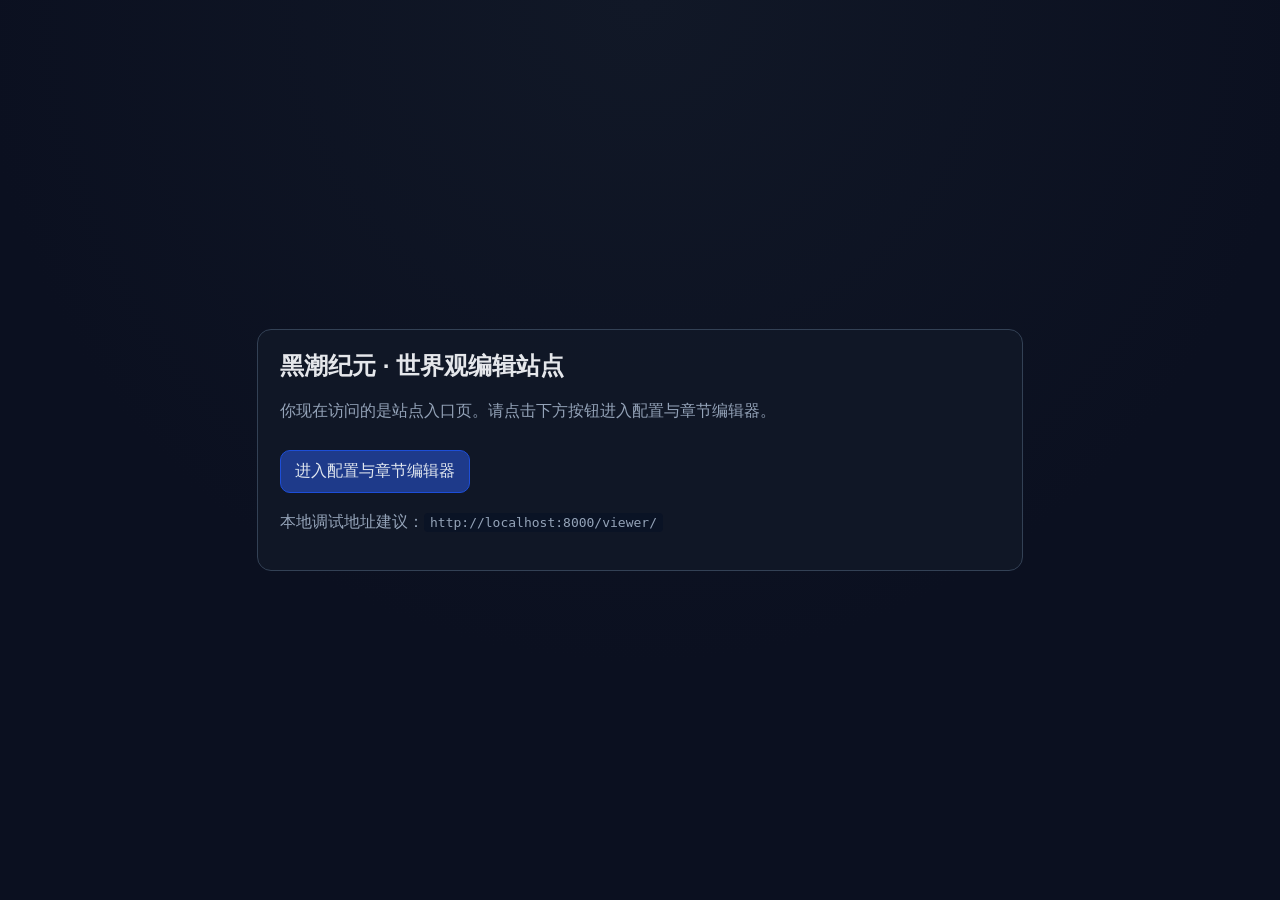
<file: index.html>
<!doctype html>
<html lang="zh-CN">
  <head>
    <meta charset="UTF-8" />
    <meta name="viewport" content="width=device-width, initial-scale=1.0" />
    <title>黑潮纪元站点入口</title>
    <style>
      body {
        margin: 0;
        min-height: 100vh;
        display: grid;
        place-items: center;
        background: radial-gradient(circle at top, #111827, #0b1020 60%);
        color: #e5e7eb;
        font-family: "Segoe UI", "PingFang SC", "Microsoft YaHei", sans-serif;
      }
      .panel {
        width: min(720px, 92vw);
        border: 1px solid #334155;
        border-radius: 14px;
        background: rgba(17, 24, 39, 0.9);
        padding: 20px 22px;
      }
      h1 {
        margin: 0;
        font-size: 24px;
      }
      p {
        color: #94a3b8;
        line-height: 1.6;
      }
      a {
        display: inline-block;
        margin-top: 10px;
        background: #1e3a8a;
        border: 1px solid #1d4ed8;
        color: #e2e8f0;
        text-decoration: none;
        border-radius: 10px;
        padding: 10px 14px;
      }
      a:hover {
        border-color: #22d3ee;
      }
      code {
        background: #0a1325;
        padding: 2px 6px;
        border-radius: 4px;
      }
    </style>
  </head>
  <body>
    <main class="panel">
      <h1>黑潮纪元 · 世界观编辑站点</h1>
      <p>
        你现在访问的是站点入口页。请点击下方按钮进入配置与章节编辑器。
      </p>
      <a href="./viewer/">进入配置与章节编辑器</a>
      <p>
        本地调试地址建议：<code>http://localhost:8000/viewer/</code>
      </p>
    </main>
  </body>
</html>
</file>
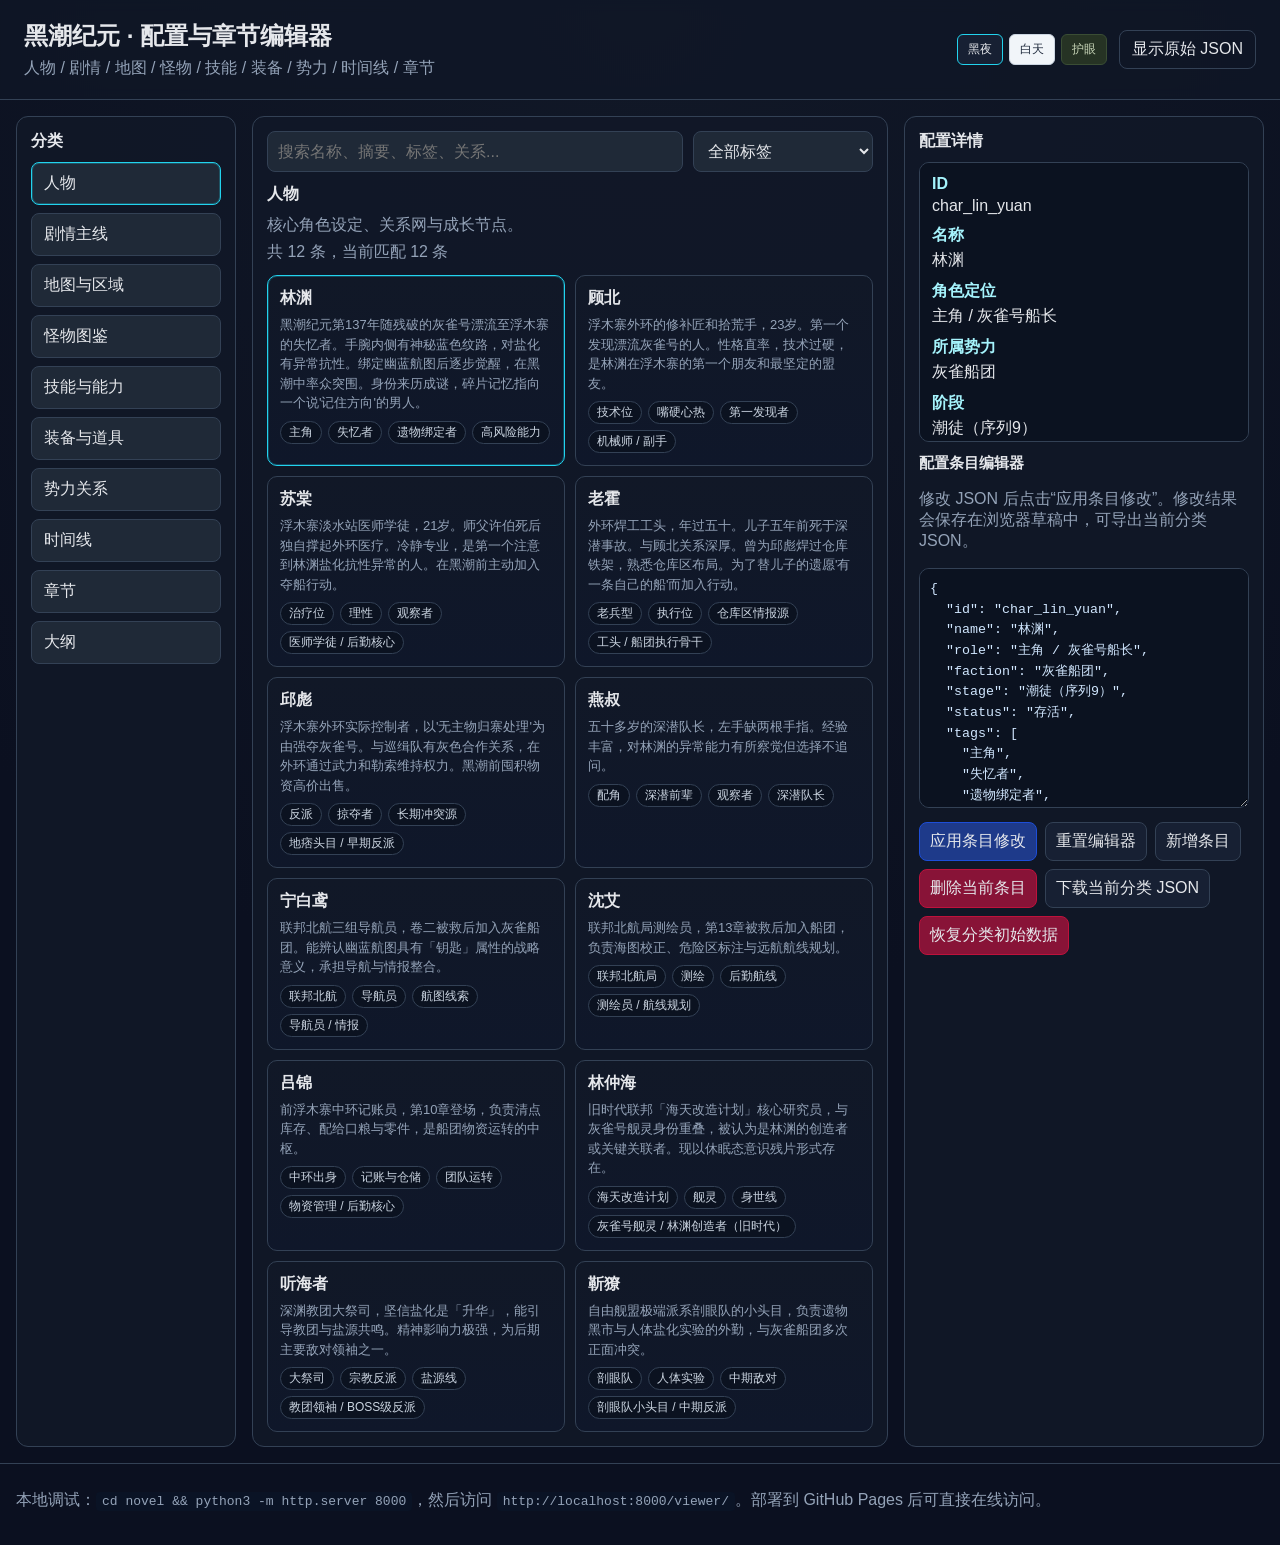
<file: viewer/index.html>
<!doctype html>
<html lang="zh-CN">
  <head>
    <meta charset="UTF-8" />
    <meta name="viewport" content="width=device-width, initial-scale=1.0" />
    <title>黑潮纪元 - 世界观配置与章节编辑器</title>
    <link rel="stylesheet" href="./styles.css" />
  </head>
  <body>
    <header class="topbar">
      <div>
        <h1>黑潮纪元 · 配置与章节编辑器</h1>
        <p>人物 / 剧情 / 地图 / 怪物 / 技能 / 装备 / 势力 / 时间线 / 章节</p>
      </div>
      <div style="display:flex;align-items:center;gap:12px;">
        <div id="themeSwitcher" class="theme-switcher">
          <button class="theme-btn active" data-theme="dark" type="button">黑夜</button>
          <button class="theme-btn" data-theme="light" type="button">白天</button>
          <button class="theme-btn" data-theme="eye-care" type="button">护眼</button>
        </div>
        <button id="toggleRawBtn" class="ghost-btn">显示原始 JSON</button>
      </div>
    </header>

    <main class="layout">
      <aside class="sidebar">
        <h2>分类</h2>
        <nav id="categoryTabs" class="tabs"></nav>
      </aside>

      <section class="content">
        <section class="controls">
          <input
            id="searchInput"
            type="search"
            placeholder="搜索名称、摘要、标签、关系..."
          />
          <select id="tagSelect">
            <option value="">全部标签</option>
          </select>
        </section>

        <section class="meta">
          <h2 id="datasetTitle">加载中...</h2>
          <p id="datasetDesc"></p>
          <p id="datasetCount"></p>
        </section>

        <section id="cardsContainer" class="cards"></section>
      </section>

      <aside class="detail">
        <h2 id="detailTitle">详情</h2>
        <div id="detailPanel" class="detail-panel">
          <p class="muted">点击左侧卡片查看详情</p>
        </div>
        <section id="previewSection" class="preview-section hidden">
          <h3>章节预览</h3>
          <div id="previewPanel" class="preview-panel"></div>
        </section>
        <section class="editor-section">
          <h3 id="editorTitle">编辑器</h3>
          <p id="editorHint" class="muted">
            你可以在此修改配置条目或章节正文。配置修改仅在浏览器内生效，可导出保存。
          </p>
          <textarea
            id="editorTextarea"
            class="editor-textarea"
            spellcheck="false"
            placeholder="选择左侧条目后开始编辑..."
          ></textarea>
          <div id="editorButtons" class="editor-buttons"></div>
        </section>
        <pre id="rawPanel" class="raw-panel hidden"></pre>
      </aside>
    </main>

    <footer class="footer">
      <p>
        本地调试：<code>cd novel && python3 -m http.server 8000</code>，然后访问
        <code>http://localhost:8000/viewer/</code>。部署到 GitHub Pages 后可直接在线访问。
      </p>
    </footer>

    <div id="previewModal" class="preview-modal hidden" role="dialog" aria-modal="true">
      <div class="preview-modal-inner">
        <header class="preview-modal-header">
          <h2>章节全屏预览</h2>
          <div style="display:flex;gap:8px;align-items:center;">
            <button id="toggleAnnotationPanelBtn" class="ghost-btn" type="button">评论列表</button>
            <button id="exportAnnotationsBtn" class="ghost-btn" type="button">导出评论</button>
            <button id="closePreviewModalBtn" class="ghost-btn" type="button">关闭</button>
          </div>
        </header>
        <div class="preview-modal-body">
          <div id="previewModalContent" class="preview-modal-content"></div>
          <aside id="annotationPanel" class="annotation-panel hidden">
            <h3>本章评论</h3>
            <div id="annotationList" class="annotation-list"></div>
          </aside>
        </div>
      </div>
    </div>

    <div id="annotationPopover" class="annotation-popover hidden">
      <textarea id="annotationInput" class="annotation-input" placeholder="输入评论..." rows="3"></textarea>
      <div class="annotation-popover-actions">
        <button id="saveAnnotationBtn" class="ghost-btn" type="button">保存</button>
        <button id="cancelAnnotationBtn" class="ghost-btn" type="button">取消</button>
      </div>
    </div>

    <div id="finalizeModal" class="finalize-modal hidden" role="dialog" aria-modal="true">
      <div class="finalize-modal-inner">
        <header class="finalize-modal-header">
          <h2 id="finalizeModalTitle">章节完稿助手</h2>
          <button id="closeFinalizeModalBtn" class="ghost-btn" type="button">关闭</button>
        </header>
        <div class="finalize-modal-body">
          <section class="finalize-checklist">
            <h3>连贯性检查清单</h3>
            <div id="finalizeChecklistContent" class="finalize-checklist-content"></div>
          </section>
          <section class="finalize-summary">
            <h3>摘要模板</h3>
            <textarea
              id="finalizeSummaryTextarea"
              class="finalize-summary-textarea"
              spellcheck="false"
            ></textarea>
            <div class="finalize-actions">
              <button id="copyFinalizeSummaryBtn" class="primary" type="button">复制模板</button>
              <button id="downloadFinalizeSummaryBtn" type="button">下载完稿记录</button>
            </div>
            <p class="muted">
              建议把模板内容追加到 <code>novel/summaries/chapter-digest.md</code>。
            </p>
          </section>
        </div>
      </div>
    </div>

    <script src="./app.js" defer></script>
  </body>
</html>
</file>
<file: viewer/styles.css>
:root,
[data-theme="dark"] {
  color-scheme: dark;
  --bg: #0f172a;
  --bg-grad-1: #111827;
  --bg-grad-2: #0b1020;
  --panel: #111827;
  --panel-2: #1f2937;
  --panel-deep: #0b1220;
  --panel-code: #0a1325;
  --panel-darkest: #020617;
  --text: #e5e7eb;
  --text-code: #d1e7ff;
  --muted: #94a3b8;
  --primary: #22d3ee;
  --primary-2: #06b6d4;
  --danger: #fb7185;
  --line: #334155;
  --chip-bg: #0b1220;
  --chip-text: #cbd5e1;
  --detail-title: #a5f3fc;
  --blockquote-text: #cbd5e1;
  --card-grad-1: #111827;
  --card-grad-2: #0f172a;
  --modal-overlay: rgba(2, 6, 23, 0.8);
  --btn-bg: #172033;
  --btn-primary-border: #1d4ed8;
  --btn-primary-bg: #1e3a8a;
  --btn-danger-border: #be123c;
  --btn-danger-bg: #881337;
  --shadow-active: rgba(34, 211, 238, 0.25);
}

[data-theme="light"] {
  color-scheme: light;
  --bg: #f1f5f9;
  --bg-grad-1: #e2e8f0;
  --bg-grad-2: #f8fafc;
  --panel: #ffffff;
  --panel-2: #f1f5f9;
  --panel-deep: #e2e8f0;
  --panel-code: #f8fafc;
  --panel-darkest: #ffffff;
  --text: #1e293b;
  --text-code: #334155;
  --muted: #64748b;
  --primary: #0891b2;
  --primary-2: #0e7490;
  --danger: #e11d48;
  --line: #cbd5e1;
  --chip-bg: #e2e8f0;
  --chip-text: #475569;
  --detail-title: #0e7490;
  --blockquote-text: #475569;
  --card-grad-1: #ffffff;
  --card-grad-2: #f8fafc;
  --modal-overlay: rgba(15, 23, 42, 0.4);
  --btn-bg: #e2e8f0;
  --btn-primary-border: #2563eb;
  --btn-primary-bg: #dbeafe;
  --btn-danger-border: #e11d48;
  --btn-danger-bg: #ffe4e6;
  --shadow-active: rgba(8, 145, 178, 0.2);
}

[data-theme="eye-care"] {
  color-scheme: dark;
  --bg: #1a2318;
  --bg-grad-1: #1e2a1c;
  --bg-grad-2: #141c12;
  --panel: #1e2a1c;
  --panel-2: #263324;
  --panel-deep: #162016;
  --panel-code: #1a2618;
  --panel-darkest: #111a10;
  --text: #c8d6b8;
  --text-code: #b8ccaa;
  --muted: #7a9468;
  --primary: #66bb6a;
  --primary-2: #4caf50;
  --danger: #ef9a9a;
  --line: #3a4d34;
  --chip-bg: #162016;
  --chip-text: #a0b890;
  --detail-title: #81c784;
  --blockquote-text: #a0b890;
  --card-grad-1: #1e2a1c;
  --card-grad-2: #1a2318;
  --modal-overlay: rgba(10, 14, 8, 0.82);
  --btn-bg: #243020;
  --btn-primary-border: #388e3c;
  --btn-primary-bg: #1b5e20;
  --btn-danger-border: #c62828;
  --btn-danger-bg: #4e1a1a;
  --shadow-active: rgba(102, 187, 106, 0.25);
}

* {
  box-sizing: border-box;
}

body {
  margin: 0;
  font-family: "Segoe UI", "PingFang SC", "Microsoft YaHei", sans-serif;
  background: radial-gradient(circle at top, var(--bg-grad-1), var(--bg-grad-2) 60%);
  color: var(--text);
  transition: background 0.3s, color 0.3s;
}

body.modal-open {
  overflow: hidden;
}

.topbar {
  display: flex;
  justify-content: space-between;
  align-items: center;
  padding: 20px 24px;
  border-bottom: 1px solid var(--line);
  background: color-mix(in srgb, var(--panel) 70%, transparent);
  backdrop-filter: blur(6px);
}

.theme-switcher {
  display: flex;
  gap: 6px;
}

.theme-btn {
  border: 1px solid var(--line);
  background: var(--panel-2);
  color: var(--text);
  border-radius: 6px;
  padding: 6px 10px;
  font-size: 12px;
  cursor: pointer;
  transition: border-color 0.2s, background 0.2s;
}

.theme-btn:hover {
  border-color: var(--primary-2);
}

.theme-btn.active {
  border-color: var(--primary);
  background: var(--btn-bg);
}

.topbar h1 {
  margin: 0;
  font-size: 24px;
}

.topbar p {
  margin: 6px 0 0;
  color: var(--muted);
}

.layout {
  display: grid;
  grid-template-columns: 220px 1fr 360px;
  gap: 16px;
  padding: 16px;
  min-height: calc(100vh - 140px);
}

.sidebar,
.content,
.detail {
  background: color-mix(in srgb, var(--panel) 90%, transparent);
  border: 1px solid var(--line);
  border-radius: 12px;
  padding: 14px;
}

.sidebar h2,
.detail h2,
.meta h2 {
  margin: 0 0 10px;
  font-size: 16px;
}

.tabs {
  display: flex;
  flex-direction: column;
  gap: 8px;
}

.tab-btn {
  border: 1px solid var(--line);
  background: var(--panel-2);
  color: var(--text);
  border-radius: 8px;
  padding: 10px 12px;
  text-align: left;
  cursor: pointer;
}

.tab-btn:hover {
  border-color: var(--primary-2);
}

.tab-btn.active {
  border-color: var(--primary);
  box-shadow: 0 0 0 1px var(--shadow-active) inset;
}

.controls {
  display: grid;
  grid-template-columns: 1fr 180px;
  gap: 10px;
  margin-bottom: 12px;
}

input,
select,
button {
  font: inherit;
}

input,
select {
  border: 1px solid var(--line);
  background: var(--panel-2);
  color: var(--text);
  border-radius: 8px;
  padding: 10px;
}

.meta {
  margin-bottom: 12px;
}

.meta p {
  margin: 6px 0;
  color: var(--muted);
}

.cards {
  display: grid;
  grid-template-columns: repeat(auto-fill, minmax(220px, 1fr));
  gap: 10px;
}

.card {
  border: 1px solid var(--line);
  border-radius: 10px;
  background: linear-gradient(180deg, var(--card-grad-1), var(--card-grad-2));
  padding: 12px;
  cursor: pointer;
}

.card:hover {
  border-color: var(--primary-2);
}

.card.active {
  border-color: var(--primary);
  box-shadow: 0 0 0 1px var(--shadow-active) inset;
}

.card h3 {
  margin: 0 0 6px;
  font-size: 16px;
}

.card p {
  margin: 0 0 8px;
  color: var(--muted);
  font-size: 13px;
  line-height: 1.5;
}

.chips {
  display: flex;
  flex-wrap: wrap;
  gap: 6px;
}

.chip {
  display: inline-block;
  font-size: 12px;
  padding: 2px 8px;
  border-radius: 999px;
  border: 1px solid var(--line);
  color: var(--chip-text);
  background: var(--chip-bg);
}

.card-actions {
  margin-top: 10px;
  display: flex;
  gap: 8px;
}

.card-action-btn {
  border: 1px solid var(--line);
  background: var(--btn-bg);
  color: var(--text);
  border-radius: 8px;
  padding: 6px 10px;
  font-size: 12px;
  cursor: pointer;
}

.card-action-btn:hover {
  border-color: var(--primary-2);
}

.detail-panel {
  border: 1px solid var(--line);
  border-radius: 10px;
  padding: 12px;
  background: var(--panel-deep);
  max-height: 280px;
  overflow: auto;
}

.detail-row {
  margin-bottom: 10px;
}

.detail-row strong {
  display: block;
  margin-bottom: 4px;
  color: var(--detail-title);
}

.detail-row ul {
  margin: 0;
  padding-left: 18px;
}

.raw-panel {
  border: 1px solid var(--line);
  border-radius: 10px;
  padding: 10px;
  margin-top: 10px;
  background: var(--panel-darkest);
  color: var(--text);
  max-height: 320px;
  overflow: auto;
  font-size: 12px;
}

.preview-section {
  margin-top: 12px;
}

.preview-section h3,
.editor-section h3 {
  margin: 0 0 8px;
  font-size: 15px;
}

.preview-panel {
  border: 1px solid var(--line);
  border-radius: 10px;
  padding: 12px;
  background: var(--panel-code);
  max-height: 280px;
  overflow: auto;
  line-height: 1.68;
}

.preview-panel h1,
.preview-panel h2,
.preview-panel h3,
.preview-panel h4 {
  margin: 12px 0 8px;
}

.preview-panel p {
  margin: 8px 0;
}

.preview-panel pre {
  background: var(--panel-darkest);
  border: 1px solid var(--line);
  border-radius: 8px;
  padding: 10px;
  overflow: auto;
}

.preview-panel blockquote {
  border-left: 3px solid var(--primary-2);
  margin: 8px 0;
  padding: 4px 10px;
  color: var(--blockquote-text);
}

.preview-modal {
  position: fixed;
  inset: 0;
  background: var(--modal-overlay);
  display: grid;
  place-items: center;
  z-index: 50;
  padding: 14px;
}

.preview-modal-inner {
  width: min(1200px, 98vw);
  height: min(92vh, 980px);
  border: 1px solid var(--line);
  border-radius: 14px;
  background: var(--panel-darkest);
  display: flex;
  flex-direction: column;
}

.preview-modal-header {
  display: flex;
  justify-content: space-between;
  align-items: center;
  padding: 12px 14px;
  border-bottom: 1px solid var(--line);
  background: var(--panel);
}

.preview-modal-header h2 {
  margin: 0;
  font-size: 18px;
}

.preview-modal-body {
  display: flex;
  flex: 1;
  overflow: hidden;
}

.preview-modal-content {
  flex: 1;
  overflow: auto;
  padding: 18px 22px;
  line-height: 1.75;
}

.annotation-panel {
  width: 320px;
  border-left: 1px solid var(--line);
  background: var(--panel);
  overflow: auto;
  padding: 12px;
  flex-shrink: 0;
}

.annotation-panel h3 {
  margin: 0 0 10px;
  font-size: 15px;
}

.annotation-list {
  display: flex;
  flex-direction: column;
  gap: 10px;
}

.annotation-item {
  border: 1px solid var(--line);
  border-radius: 8px;
  padding: 10px;
  background: var(--panel-deep);
  font-size: 13px;
  cursor: pointer;
  transition: border-color 0.2s;
}

.annotation-item:hover {
  border-color: var(--primary-2);
}

.annotation-item-text {
  color: var(--primary);
  font-size: 12px;
  margin-bottom: 6px;
  line-height: 1.4;
  padding: 4px 6px;
  background: color-mix(in srgb, var(--primary) 10%, transparent);
  border-radius: 4px;
  word-break: break-all;
}

.annotation-item-comment {
  margin-bottom: 6px;
  line-height: 1.5;
}

.annotation-item-meta {
  color: var(--muted);
  font-size: 11px;
}

.annotation-item-actions {
  margin-top: 6px;
  display: flex;
  gap: 6px;
}

.annotation-item-actions button {
  border: 1px solid var(--line);
  background: var(--btn-bg);
  color: var(--muted);
  border-radius: 4px;
  padding: 2px 8px;
  font-size: 11px;
  cursor: pointer;
}

.annotation-item-actions button:hover {
  color: var(--danger);
  border-color: var(--danger);
}

.annotation-popover {
  position: fixed;
  z-index: 100;
  width: 300px;
  border: 1px solid var(--primary-2);
  border-radius: 10px;
  background: var(--panel);
  padding: 10px;
  box-shadow: 0 8px 24px rgba(0,0,0,0.4);
}

.annotation-input {
  width: 100%;
  border: 1px solid var(--line);
  border-radius: 6px;
  background: var(--panel-deep);
  color: var(--text);
  padding: 8px;
  font: inherit;
  font-size: 13px;
  resize: vertical;
}

.annotation-popover-actions {
  display: flex;
  gap: 6px;
  margin-top: 8px;
  justify-content: flex-end;
}

.annotation-highlight {
  background: color-mix(in srgb, var(--primary) 25%, transparent);
  border-bottom: 2px solid var(--primary);
  cursor: pointer;
  border-radius: 2px;
}

.annotation-highlight:hover {
  background: color-mix(in srgb, var(--primary) 40%, transparent);
}

.preview-modal-content h1,
.preview-modal-content h2,
.preview-modal-content h3,
.preview-modal-content h4 {
  margin: 14px 0 10px;
}

.preview-modal-content p {
  margin: 10px 0;
}

.preview-modal-content pre {
  background: var(--panel-deep);
  border: 1px solid var(--line);
  border-radius: 8px;
  padding: 12px;
  overflow: auto;
}

.preview-modal-content blockquote {
  border-left: 4px solid var(--primary-2);
  padding: 4px 12px;
  color: var(--blockquote-text);
  margin: 10px 0;
}

.finalize-modal {
  position: fixed;
  inset: 0;
  background: var(--modal-overlay);
  display: grid;
  place-items: center;
  z-index: 60;
  padding: 14px;
}

.finalize-modal-inner {
  width: min(1320px, 98vw);
  height: min(94vh, 1020px);
  border: 1px solid var(--line);
  border-radius: 14px;
  background: var(--panel-darkest);
  display: flex;
  flex-direction: column;
}

.finalize-modal-header {
  display: flex;
  align-items: center;
  justify-content: space-between;
  gap: 10px;
  padding: 12px 14px;
  border-bottom: 1px solid var(--line);
  background: var(--panel);
}

.finalize-modal-header h2 {
  margin: 0;
  font-size: 18px;
}

.finalize-modal-body {
  display: grid;
  grid-template-columns: 1fr 1fr;
  gap: 12px;
  flex: 1;
  overflow: hidden;
  padding: 12px;
}

.finalize-checklist,
.finalize-summary {
  border: 1px solid var(--line);
  border-radius: 10px;
  background: var(--panel-deep);
  padding: 12px;
  display: flex;
  flex-direction: column;
  min-height: 0;
}

.finalize-checklist h3,
.finalize-summary h3 {
  margin: 0 0 8px;
  font-size: 15px;
}

.finalize-checklist-content {
  flex: 1;
  overflow: auto;
  line-height: 1.68;
}

.finalize-summary-textarea {
  flex: 1;
  min-height: 260px;
  resize: vertical;
  border: 1px solid var(--line);
  border-radius: 10px;
  background: var(--panel-darkest);
  color: var(--text-code);
  padding: 10px;
  line-height: 1.55;
  font-family: ui-monospace, SFMono-Regular, Menlo, Consolas, "Liberation Mono",
    monospace;
}

.finalize-actions {
  margin-top: 10px;
  display: flex;
  gap: 8px;
  flex-wrap: wrap;
}

.finalize-actions button {
  border: 1px solid var(--line);
  background: var(--btn-bg);
  color: var(--text);
  border-radius: 8px;
  padding: 8px 10px;
  cursor: pointer;
}

.finalize-actions button:hover {
  border-color: var(--primary-2);
}

.finalize-actions .primary {
  border-color: var(--btn-primary-border);
  background: var(--btn-primary-bg);
}

.editor-section {
  margin-top: 12px;
}

.editor-textarea {
  width: 100%;
  min-height: 240px;
  resize: vertical;
  border: 1px solid var(--line);
  border-radius: 10px;
  background: var(--panel-deep);
  color: var(--text-code);
  padding: 10px;
  line-height: 1.55;
  font-family: ui-monospace, SFMono-Regular, Menlo, Consolas, "Liberation Mono",
    monospace;
}

.editor-buttons {
  display: flex;
  flex-wrap: wrap;
  gap: 8px;
  margin-top: 10px;
}

.editor-buttons button {
  border: 1px solid var(--line);
  background: var(--btn-bg);
  color: var(--text);
  border-radius: 8px;
  padding: 8px 10px;
  cursor: pointer;
}

.editor-buttons button:hover {
  border-color: var(--primary-2);
}

.editor-buttons .primary {
  border-color: var(--btn-primary-border);
  background: var(--btn-primary-bg);
}

.editor-buttons .danger {
  border-color: var(--btn-danger-border);
  background: var(--btn-danger-bg);
}

.muted {
  color: var(--muted);
}

.hidden {
  display: none;
}

.ghost-btn {
  border: 1px solid var(--line);
  background: transparent;
  color: var(--text);
  border-radius: 8px;
  padding: 8px 12px;
  cursor: pointer;
}

.ghost-btn:hover {
  border-color: var(--primary-2);
}

.footer {
  border-top: 1px solid var(--line);
  padding: 10px 16px 18px;
  color: var(--muted);
}

code {
  background: var(--panel-code);
  padding: 2px 6px;
  border-radius: 4px;
}

@media (max-width: 1200px) {
  .layout {
    grid-template-columns: 200px 1fr;
  }

  .detail {
    grid-column: 1 / -1;
  }
}

@media (max-width: 760px) {
  .layout {
    grid-template-columns: 1fr;
  }

  .controls {
    grid-template-columns: 1fr;
  }

  .finalize-modal-body {
    grid-template-columns: 1fr;
  }
}
</file>
